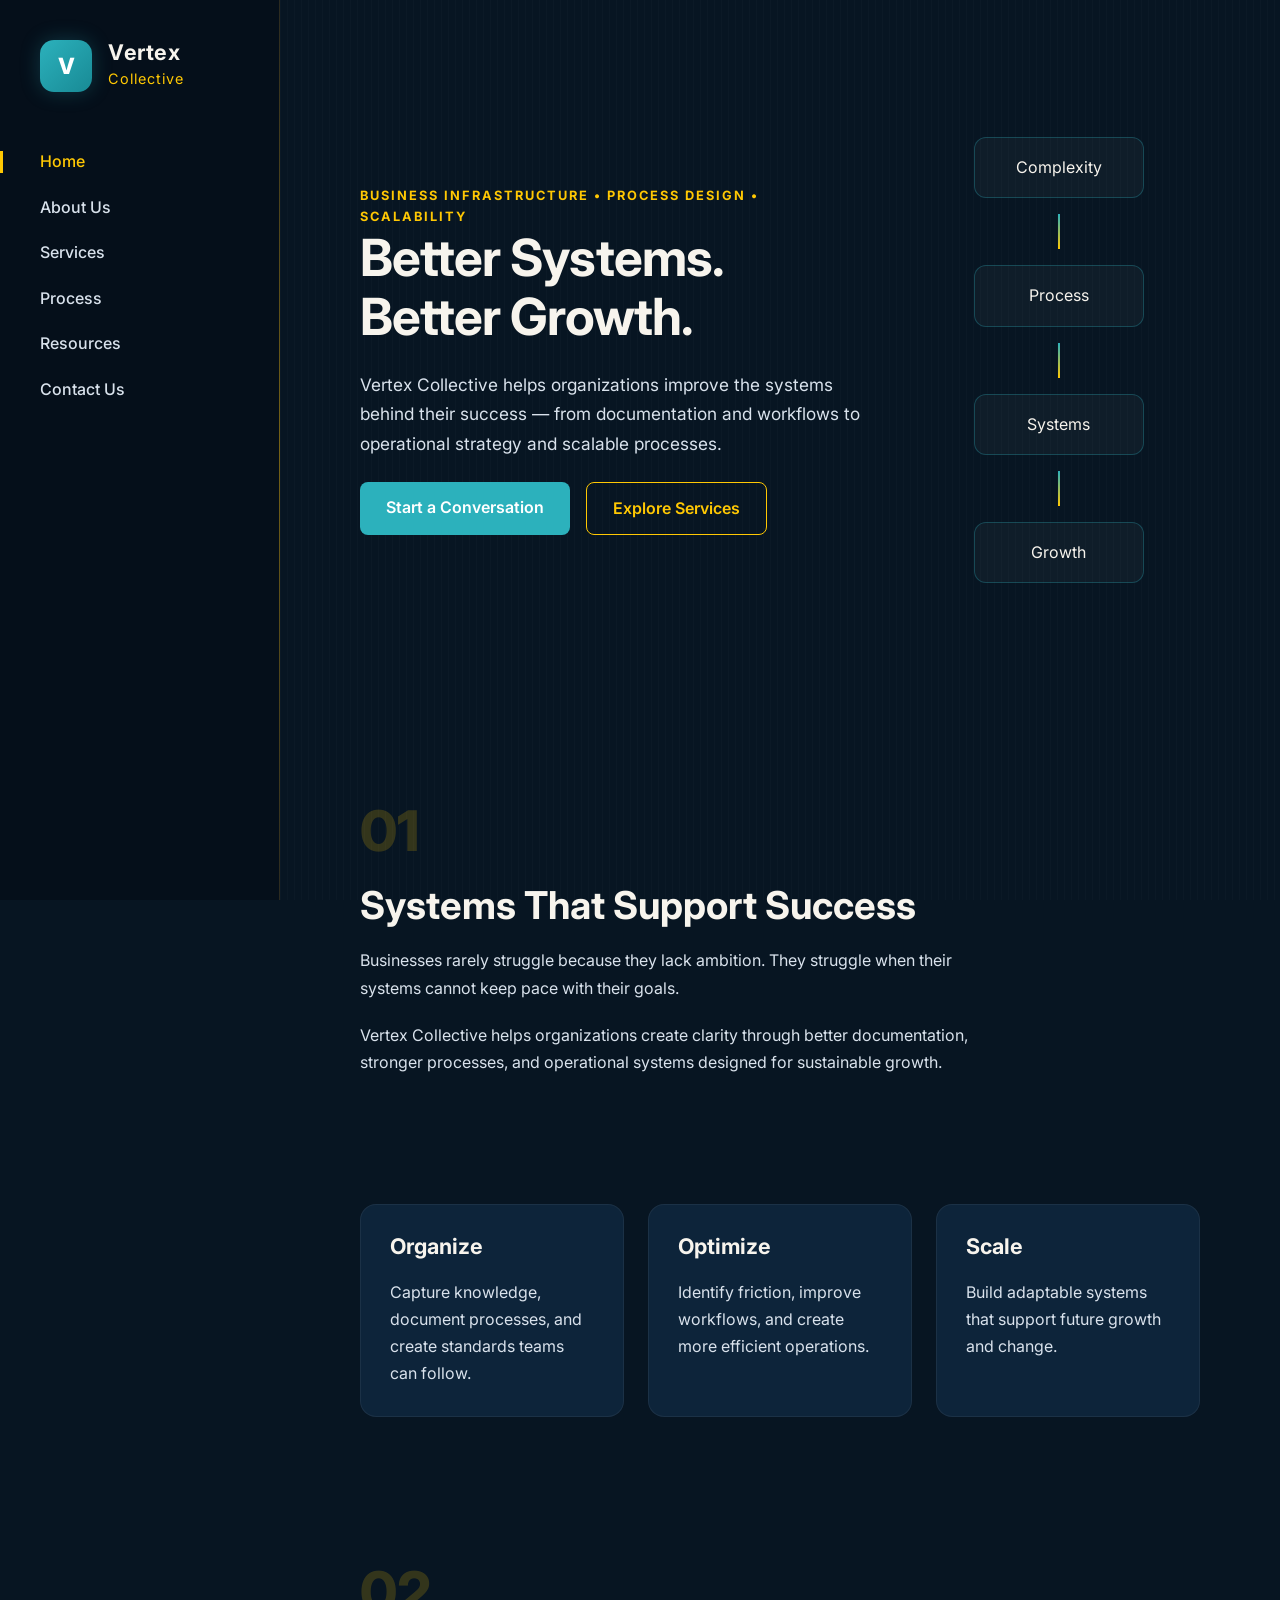
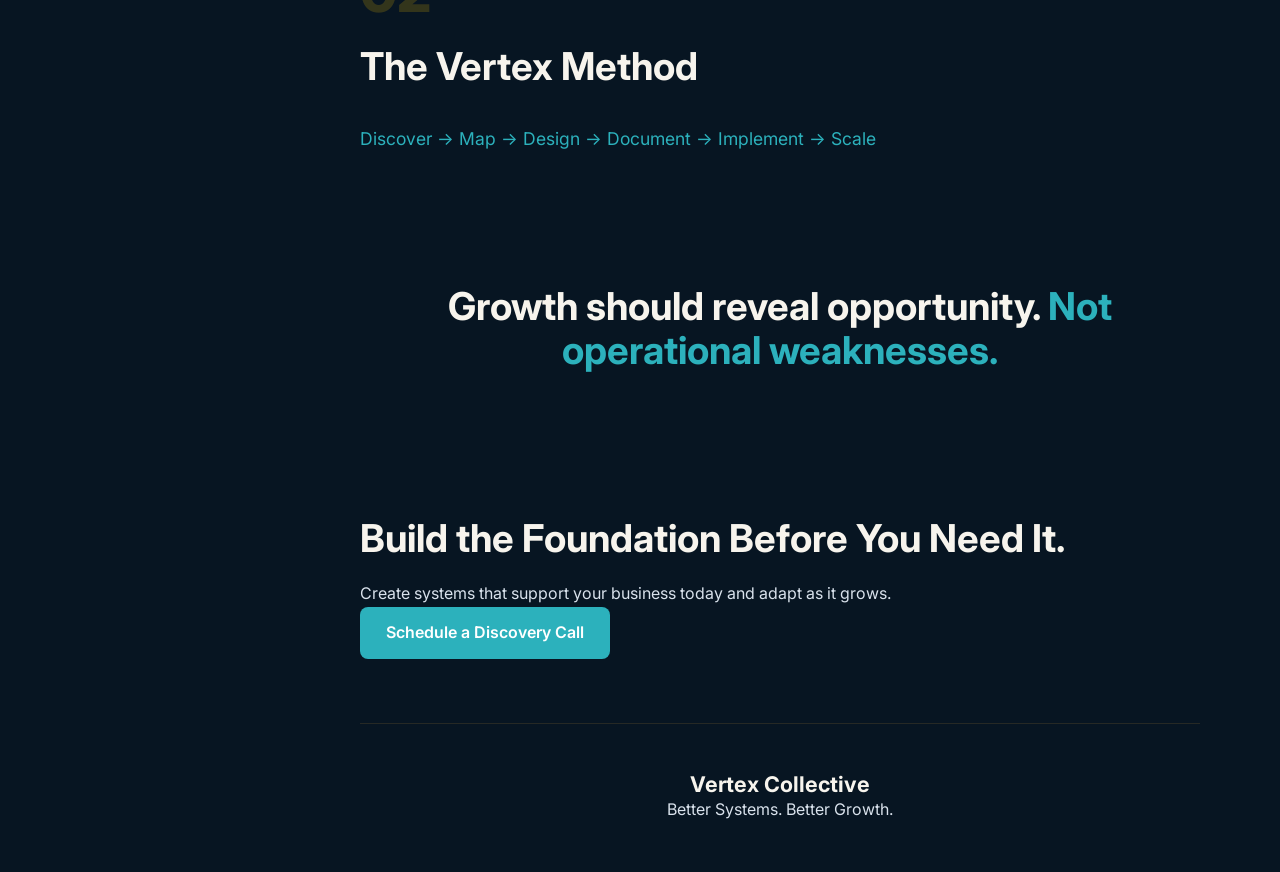
<file: index.html>
<!DOCTYPE html>
<html lang="en">
<head>
    <meta charset="UTF-8">
    <meta name="viewport" content="width=device-width, initial-scale=1.0">

    <title>Vertex Collective | Better Systems. Better Growth.</title>

<link rel="preconnect" href="https://fonts.googleapis.com">
<link rel="preconnect" href="https://fonts.gstatic.com" crossorigin>

<link href="https://fonts.googleapis.com/css2?family=Inter:wght@300;400;600;700;800&display=swap" rel="stylesheet">

<link rel="stylesheet" href="assets/css/styles.css">


<div class="grid-background"></div>


<div class="layout">


    <aside class="sidebar">

        <div class="logo-block">

            <div class="logo-mark">V</div>

            <div>
                <h3>Vertex</h3>
                <span>Collective</span>
            </div>

        </div>


        <nav>
            <a href="index.html" class="active">Home</a>
            <a href="about_us.html">About Us</a>
            <a href="services.html">Services</a>
            <a href="process.html">Process</a>
            <a href="resources.html">Resources</a>
            <a href="contact_us.html">Contact Us</a>
        </nav>


    </aside>



    <main>


        <!-- HERO -->

        <section class="hero">


            <div class="hero-left">


                <p class="hero-tagline">
                    BUSINESS INFRASTRUCTURE • PROCESS DESIGN • SCALABILITY
                </p>


                <h1>
                    Better Systems.<br>
                    Better Growth.
                </h1>


                <p class="hero-description">

                    Vertex Collective helps organizations improve the systems
                    behind their success — from documentation and workflows
                    to operational strategy and scalable processes.

                </p>



                <div class="hero-actions">

                    <a href="contact_us.html" class="btn btn-primary">
                        Start a Conversation
                    </a>


                    <a href="services.html" class="btn btn-secondary">
                        Explore Services
                    </a>


                </div>


            </div>



            <div class="hero-right">


                <div class="flow-diagram">


                    <div class="node">
                        Complexity
                    </div>


                    <div class="connection"></div>


                    <div class="node">
                        Process
                    </div>


                    <div class="connection"></div>


                    <div class="node">
                        Systems
                    </div>


                    <div class="connection"></div>


                    <div class="node">
                        Growth
                    </div>


                </div>


            </div>


        </section>





        <!-- FOUNDATION -->

        <section class="section">


            <span class="section-number">
                01
            </span>


            <div class="content-block">


                <h2>
                    Systems That Support Success
                </h2>


                <p>
                    Businesses rarely struggle because they lack ambition.
                    They struggle when their systems cannot keep pace with
                    their goals.
                </p>


                <p>
                    Vertex Collective helps organizations create clarity
                    through better documentation, stronger processes,
                    and operational systems designed for sustainable growth.
                </p>


            </div>


        </section>





        <!-- PILLARS -->


        <section class="section pillars">


            <div class="card">

                <h3>
                    Organize
                </h3>

                <p>
                    Capture knowledge, document processes,
                    and create standards teams can follow.
                </p>

            </div>



            <div class="card">

                <h3>
                    Optimize
                </h3>

                <p>
                    Identify friction, improve workflows,
                    and create more efficient operations.
                </p>

            </div>



            <div class="card">

                <h3>
                    Scale
                </h3>

                <p>
                    Build adaptable systems that support
                    future growth and change.
                </p>

            </div>


        </section>





        <!-- METHOD -->


        <section class="section">


            <span class="section-number">
                02
            </span>


            <div class="content-block">


                <h2>
                    The Vertex Method
                </h2>


                <div class="timeline">

                    Discover →
                    Map →
                    Design →
                    Document →
                    Implement →
                    Scale

                </div>


            </div>


        </section>





        <!-- STATEMENT -->


        <section class="section statement">


            <h2>

                Growth should reveal opportunity.

                <span class="brand-accent">
                    Not operational weaknesses.
                </span>

            </h2>


        </section>





        <!-- CTA -->


        <section class="section cta-section">


            <h2>
                Build the Foundation Before You Need It.
            </h2>


            <p>
                Create systems that support your business today
                and adapt as it grows.
            </p>



            <a href="contact_us.html" class="btn btn-primary">
                Schedule a Discovery Call
            </a>


        </section>




        <footer>

            <h3>
                Vertex Collective
            </h3>


            <p>
                Better Systems. Better Growth.
            </p>


        </footer>



    </main>


</div>

    </div>

</body>
</html>
</file>
<file: assets/css/styles.css>
/* ==========================================
VERTEX COLLECTIVE
Better Systems. Better Growth.
Premium Consulting Style
========================================== */

:root {

    /* Brand Colors */
    --navy-dark:#071522;
    --navy-sidebar:#050F1A;
    --navy:#102A43;
    --navy-light:#163A59;

    --teal:#2CB1BC;
    --teal-light:#61CAD2;
    --teal-dark:#188A95;

    --gold:#ffc803;
    --gold-light:#ffd103;

    --cream:#F7F4ED;
    --gray-light:#D9E2EC;
    --slate:#486581;


    /* Effects */
    --teal-glow:rgba(44,177,188,.25);
    --gold-glow:rgba(255,200,3,.25);


    /* Layout */
    --max-width:1200px;


    /* Typography */
    --heading-font:"Inter", sans-serif;
    --body-font:"Inter", sans-serif;


    --transition-speed:.3s;
}


/* ==========================================
GLOBAL RESET
========================================== */


* {
    margin:0;
    padding:0;
    box-sizing:border-box;
}


html {
    scroll-behavior:smooth;
}


body {

    background:var(--navy-dark);
    color:var(--cream);

    font-family:var(--body-font);

    line-height:1.7;

    overflow-x:hidden;
}


a {
    text-decoration:none;
    color:inherit;
}


h1,
h2,
h3,
h4 {

    font-family:var(--heading-font);

    font-weight:700;

    line-height:1.15;

}


h1 {

    font-size:clamp(2.5rem,4vw,3.8rem);

    letter-spacing:-1px;

}


h2 {

    font-size:clamp(1.8rem,3vw,2.5rem);

}


h3 {

    font-size:1.35rem;

}


p {

    color:var(--gray-light);

    max-width:65ch;

}



/* ==========================================
LAYOUT
========================================== */


.layout {

    display:grid;

    grid-template-columns:280px 1fr;

    min-height:100vh;

}


main {

    padding:0 5rem;

    position:relative;

}


/* ==========================================
PINSTRIPE BACKGROUND
========================================== */


.grid-background {

    position:fixed;

    inset:0;


    background:

    repeating-linear-gradient(
        90deg,
        rgba(255,255,255,.018) 0px,
        rgba(255,255,255,.018) 1px,
        transparent 1px,
        transparent 7px
    );


    pointer-events:none;

    z-index:0;

}


.layout {

    position:relative;

    z-index:1;

}



/* ==========================================
SIDEBAR
========================================== */


.sidebar {

    position:sticky;

    top:0;

    height:100vh;


    padding:2.5rem;


    background:var(--navy-sidebar);


    border-right:

    1px solid rgba(217,164,65,.18);


    display:flex;

    flex-direction:column;

}


.sidebar:after {

    content:"";

    position:absolute;

    right:-1px;

    top:0;

    height:100%;

    width:1px;

    background:linear-gradient(
        transparent,
        var(--gold),
        transparent
    );

    opacity:.35;

}


.logo-block {


    margin-bottom:3.5rem;


    display:flex;

    align-items:center;

    gap:1rem;

}



.logo-mark {


    width:52px;

    height:52px;


    border-radius:14px;


    background:

    linear-gradient(
        135deg,
        var(--teal),
        var(--teal-dark)
    );


    display:flex;

    align-items:center;

    justify-content:center;


    color:white;

    font-weight:800;

    font-size:1.4rem;


    box-shadow:

    0 0 20px var(--teal-glow);

}



.logo-block h3 {

    margin:0;

    letter-spacing:.5px;

}


.logo-block span {

    color:var(--gold);

    font-size:.9rem;

    letter-spacing:1px;

}



.sidebar nav {


    display:flex;

    flex-direction:column;


    gap:1.15rem;

}



.sidebar nav a {


    color:var(--gray-light);


    font-weight:500;


    position:relative;


    padding-left:0;


    transition:.3s ease;

}



.sidebar nav a:before {


    content:"";

    position:absolute;


    left:-2.5rem;


    top:50%;


    transform:translateY(-50%);


    height:0;


    width:3px;


    background:var(--gold);


    transition:.3s ease;

}



.sidebar nav a:hover {

    color:var(--teal-light);

    transform:translateX(8px);

}


.sidebar nav a:hover:before,
.sidebar nav a.active:before {

    height:22px;

}


.sidebar nav a.active {

    color:var(--gold);

}



/* ==========================================
SECTIONS
========================================== */

.section {
    padding:4rem 0;
}

.section > *,
.content-block {
    max-width:850px;
}

.section-number {
    display:block;

    font-size:3.5rem;
    font-weight:800;

    color:var(--gold);

    opacity:.18;

    margin-bottom:.25rem;
}

.section h2 {
    margin-bottom:1rem;
}

.section p {
    margin-top:1.25rem;
}

.brand-accent {
    color:var(--teal);
}

.gold-accent {
    color:var(--gold);
}

/* ==========================================
HERO
========================================== */


.hero {


    display:grid;


    grid-template-columns:

    minmax(0,1.8fr)

    minmax(260px,1fr);



    gap:3rem;


    min-height:80vh;


    align-items:center;


    padding:5rem 0;

}



.hero-tagline {


    color:var(--gold);


    letter-spacing:2px;


    font-size:.8rem;


    font-weight:700;


}



.hero-description {


    margin:1.5rem 0;


    font-size:1.08rem;


}



.hero-actions {


    display:flex;


    gap:1rem;


    flex-wrap:wrap;


}



/* ==========================================
BUTTONS
========================================== */


.btn {


    display:inline-block;


    padding:12px 26px;


    border-radius:8px;


    font-weight:600;


    transition:.3s ease;


}



.btn-primary {


    background:var(--teal);


    color:white;


}



.btn-primary:hover {


    background:var(--teal-light);


    transform:translateY(-3px);


    box-shadow:

    0 12px 30px var(--teal-glow);


}



.btn-secondary {


    border:1px solid var(--gold);


    color:var(--gold);


}



.btn-secondary:hover {


    background:rgba(217,164,65,.08);


}



/* ==========================================
FLOW DIAGRAM
========================================== */


.flow-diagram {


    display:flex;


    flex-direction:column;


    align-items:center;


    gap:16px;


}



.node {


    width:170px;


    padding:1rem;


    text-align:center;


    border-radius:12px;


    background:rgba(255,255,255,.035);


    border:

    1px solid rgba(44,177,188,.3);


    transition:.3s ease;


}



.node:hover {


    border-color:var(--gold);


    transform:scale(1.03);


}



.connection {


    width:2px;


    height:35px;


    background:linear-gradient(
        var(--teal),
        var(--gold)
    );


}



/* ==========================================
CARDS
========================================== */


.card {


    background:rgba(16,42,67,.75);


    border:

    1px solid rgba(255,255,255,.06);


    border-radius:16px;


    padding:1.8rem;


    transition:.3s ease;


}



.card:hover {


    transform:translateY(-5px);


    border-color:var(--gold);


    box-shadow:

    0 15px 35px rgba(0,0,0,.25);


}



/* ==========================================
CONTENT GROUPS
========================================== */


.pillars {


    display:grid;


    grid-template-columns:repeat(3,1fr);


    gap:1.5rem;


}



.timeline {

    margin-top:2rem;

    color:var(--teal);

    font-size:1.1rem;

    max-width:850px;

    line-height:2;

}



.statement {


    text-align:center;


    max-width:900px;


    margin:auto;


}



.cta-section {


    max-width:850px;


}



/* ==========================================
FOOTER
========================================== */


footer {


    padding:3rem 0;


    border-top:

    1px solid rgba(217,164,65,.15);


    text-align:center;


}



footer p {


    max-width:none;

    margin:auto;

}



/* ==========================================
RESPONSIVE
========================================== */


@media(max-width:900px){


    .layout {

        grid-template-columns:1fr;

    }


    .sidebar {

        position:relative;

        height:auto;

    }


    main {

        padding:0 2rem;

    }


    .hero,
    .pillars {

        grid-template-columns:1fr;

    }


}

/* ==========================================
FORMS
========================================== */
form {

    max-width:700px;

}


label {

    color:var(--cream);

    font-weight:600;

}


input,
textarea {

    width:100%;

    padding:14px;

    margin-top:.5rem;

    background:rgba(255,255,255,.04);

    border:1px solid rgba(255,255,255,.12);

    border-radius:10px;

    color:var(--cream);

    font-family:var(--body-font);

}


input:focus,
textarea:focus {

    outline:none;

    border-color:var(--gold);

    box-shadow:0 0 15px rgba(255,200,3,.15);

}
</file>
